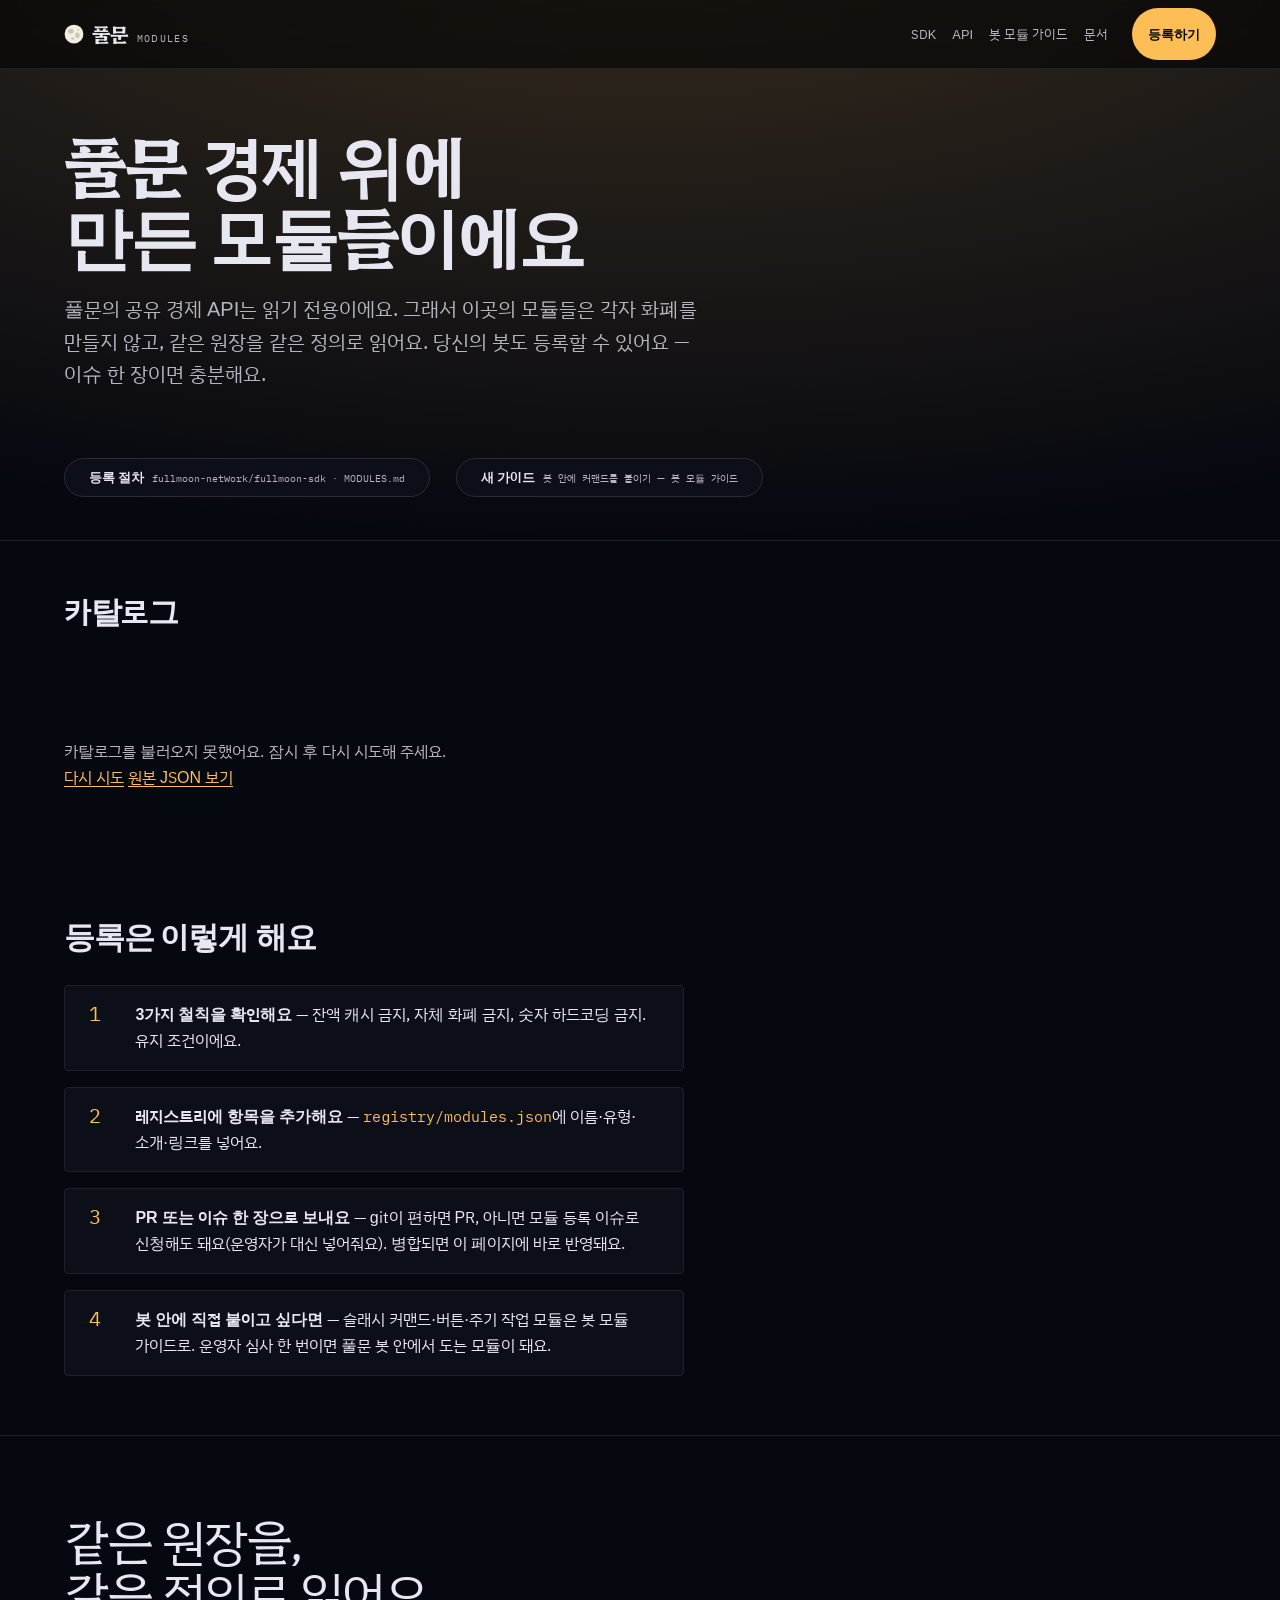
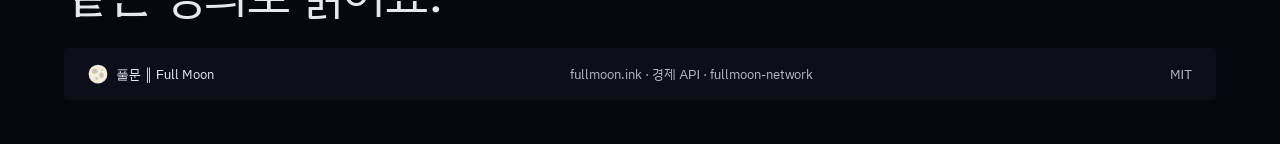
<file: index.html>
<!doctype html>
<html lang="ko">
<head>
<meta charset="utf-8">
<meta name="viewport" content="width=device-width, initial-scale=1, viewport-fit=cover">
<title>풀문 모듈 ║ Full Moon Modules — 풀문 경제 위에 만든 모듈들</title>
<meta name="description" content="풀문(Fullmoon) 네트워크의 공유 경제 API 위에 만들어진 봇·대시보드·도구들의 공식 카탈로그예요. 자기 화폐를 만들지 않고 같은 원장을 함께 읽는 모듈들을 등록하고 찾아가세요.">
<meta name="color-scheme" content="dark">
<link rel="canonical" href="https://modules.fullmoon.ink/">
<meta property="og:title" content="풀문 모듈 ║ Full Moon Modules — 풀문 경제 위에 만든 모듈들">
<meta property="og:description" content="풀문 공유 경제 API 위에 만들어진 봇·대시보드·도구들의 공식 카탈로그예요. 이슈 한 장으로 등록할 수 있어요.">
<meta property="og:type" content="website">
<meta property="og:url" content="https://modules.fullmoon.ink/">
<meta property="og:image" content="https://fullmoon.ink/assets/img/og-banner.png">
<meta name="theme-color" content="#0d1226">
<link rel="icon" type="image/png" href="assets/img/guild-icon.png">
<link rel="preload" href="assets/fonts/plex-sans-kr-400.woff2" as="font" type="font/woff2" crossorigin>
<link rel="preload" href="assets/fonts/hahmlet-700.woff2" as="font" type="font/woff2" crossorigin>
<link rel="preload" href="assets/fonts/plex-mono-400.woff2" as="font" type="font/woff2" crossorigin>
<link rel="stylesheet" href="assets/css/tokens.css">
<link rel="stylesheet" href="assets/css/fonts.css">
<link rel="stylesheet" href="assets/css/modules.css">
<script src="assets/js/modules.js" defer></script>
</head>
<body>
<a class="skip" href="#main">본문으로 건너뛰기</a>

<header class="nav">
  <nav class="nav__inner" aria-label="주요 메뉴">
    <a class="brand" href="https://fullmoon.ink/">
      <svg class="moon" viewBox="0 0 32 32" aria-hidden="true" focusable="false">
        <circle cx="16" cy="16" r="15" fill="var(--color-moon-face)"/>
        <ellipse cx="11" cy="11.5" rx="4.6" ry="3.9" fill="var(--color-moon-mare)"/>
        <ellipse cx="21.5" cy="18" rx="3.4" ry="4.4" fill="var(--color-moon-mare)"/>
        <ellipse cx="14" cy="23" rx="2.6" ry="2" fill="var(--color-moon-mare)"/>
        <circle cx="23" cy="9.5" r="1.5" fill="var(--color-moon-mare)"/>
      </svg>
      <span class="brand__name">풀문</span>
      <span class="brand__latin">Modules</span>
    </a>
    <div class="nav__links">
      <a class="nav__link" href="https://github.com/fullmoon-network/fullmoon-sdk">SDK</a>
      <a class="nav__link" href="https://github.com/fullmoon-network/fullmoon-economy-api">API</a>
      <a class="nav__link" href="/guide.html">봇 모듈 가이드</a>
      <a class="nav__link" href="https://github.com/fullmoon-network/fullmoon-docs">문서</a>
    </div>
    <div class="nav__end">
      <a class="nav__cta" href="https://github.com/fullmoon-network/fullmoon-sdk/blob/main/MODULES.md">등록하기</a>
    </div>
  </nav>
</header>

<main id="main">
  <section class="hero" aria-labelledby="hero-title">
    <h1 class="hero__display" id="hero-title">풀문 경제 위에<br>만든 모듈들이에요</h1>
    <p class="hero__lede">
      풀문의 공유 경제 API는 읽기 전용이에요. 그래서 이곳의 모듈들은 각자 화폐를
      만들지 않고, 같은 원장을 같은 정의로 읽어요. 당신의 봇도 등록할 수 있어요 —
      이슈 한 장이면 충분해요.
    </p>
    <div class="g-chips">
      <a class="chip" href="https://github.com/fullmoon-network/fullmoon-sdk/blob/main/MODULES.md">
        <span class="chip__label">등록 절차</span>
        <span class="chip__addr">fullmoon-network/fullmoon-sdk · MODULES.md</span>
      </a>
      <a class="chip" href="/guide.html">
        <span class="chip__label">새 가이드</span>
        <span class="chip__addr">봇 안에 커맨드를 붙이기 — 봇 모듈 가이드</span>
      </a>
    </div>
  </section>

  <section class="board" aria-label="모듈 카탈로그">
    <div class="board__head">
      <h2 class="board__title">카탈로그</h2>
      <p class="board__count" id="count" aria-live="polite"></p>
    </div>
    <div class="filters" id="filters" role="group" aria-label="유형 필터"></div>
    <div class="grid" id="grid">
      <noscript><p class="state">이 카탈로그는 JavaScript로 목록을 그려요. 브라우저에서 허용해 주세요. 목록 원본은 <a href="https://github.com/fullmoon-network/fullmoon-sdk/blob/main/registry/modules.json">registry/modules.json</a>에 있어요.</p></noscript>
    </div>
    <div class="state state--hidden" id="error" role="alert">
      <p>카탈로그를 불러오지 못했어요. 잠시 후 다시 시도해 주세요.</p>
      <p><button class="retry" id="retry" type="button">다시 시도</button>
         <a class="retry" href="https://github.com/fullmoon-network/fullmoon-sdk/blob/main/registry/modules.json">원본 JSON 보기</a></p>
    </div>
  </section>

  <section class="howto" aria-labelledby="howto-title">
    <h2 class="howto__title" id="howto-title">등록은 이렇게 해요</h2>
    <ol class="howto__steps">
      <li><span class="step__n"></span><div class="step__body"><strong>3가지 철칙을 확인해요</strong> — 잔액 캐시 금지, 자체 화폐 금지, 숫자 하드코딩 금지. 유지 조건이에요.</div></li>
      <li><span class="step__n"></span><div class="step__body"><strong>레지스트리에 항목을 추가해요</strong> — <code>registry/modules.json</code>에 이름·유형·소개·링크를 넣어요.</div></li>
      <li><span class="step__n"></span><div class="step__body"><strong>PR 또는 이슈 한 장으로 보내요</strong> — git이 편하면 PR, 아니면 <a href="https://github.com/fullmoon-network/fullmoon-sdk/issues/new?template=module-registration.yml">모듈 등록 이슈</a>로 신청해도 돼요(운영자가 대신 넣어줘요). 병합되면 이 페이지에 바로 반영돼요.</div></li>
      <li><span class="step__n"></span><div class="step__body"><strong>봇 안에 직접 붙이고 싶다면</strong> — 슬래시 커맨드·버튼·주기 작업 모듈은 <a href="/guide.html">봇 모듈 가이드</a>로. 운영자 심사 한 번이면 풀문 봇 안에서 도는 모듈이 돼요.</div></li>
    </ol>
  </section>
</main>

<footer class="foot">
  <p class="foot__line">같은 원장을,<br>같은 정의로 읽어요.</p>
  <div class="foot__meta">
    <span class="foot__mark">
      <svg class="moon" viewBox="0 0 32 32" aria-hidden="true" focusable="false">
        <circle cx="16" cy="16" r="15" fill="var(--color-moon-face)"/>
        <ellipse cx="11" cy="11.5" rx="4.6" ry="3.9" fill="var(--color-moon-mare)"/>
        <ellipse cx="21.5" cy="18" rx="3.4" ry="4.4" fill="var(--color-moon-mare)"/>
        <ellipse cx="14" cy="23" rx="2.6" ry="2" fill="var(--color-moon-mare)"/>
        <circle cx="23" cy="9.5" r="1.5" fill="var(--color-moon-mare)"/>
      </svg>
      풀문 ║ Full Moon
    </span>
    <span><a href="https://fullmoon.ink/">fullmoon.ink</a> · <a href="https://api.fullmoon.ink/economy/v1/health">경제 API</a> · <a href="https://github.com/fullmoon-network">fullmoon-network</a></span>
    <span>MIT</span>
  </div>
</footer>
</body>
</html>
</file>
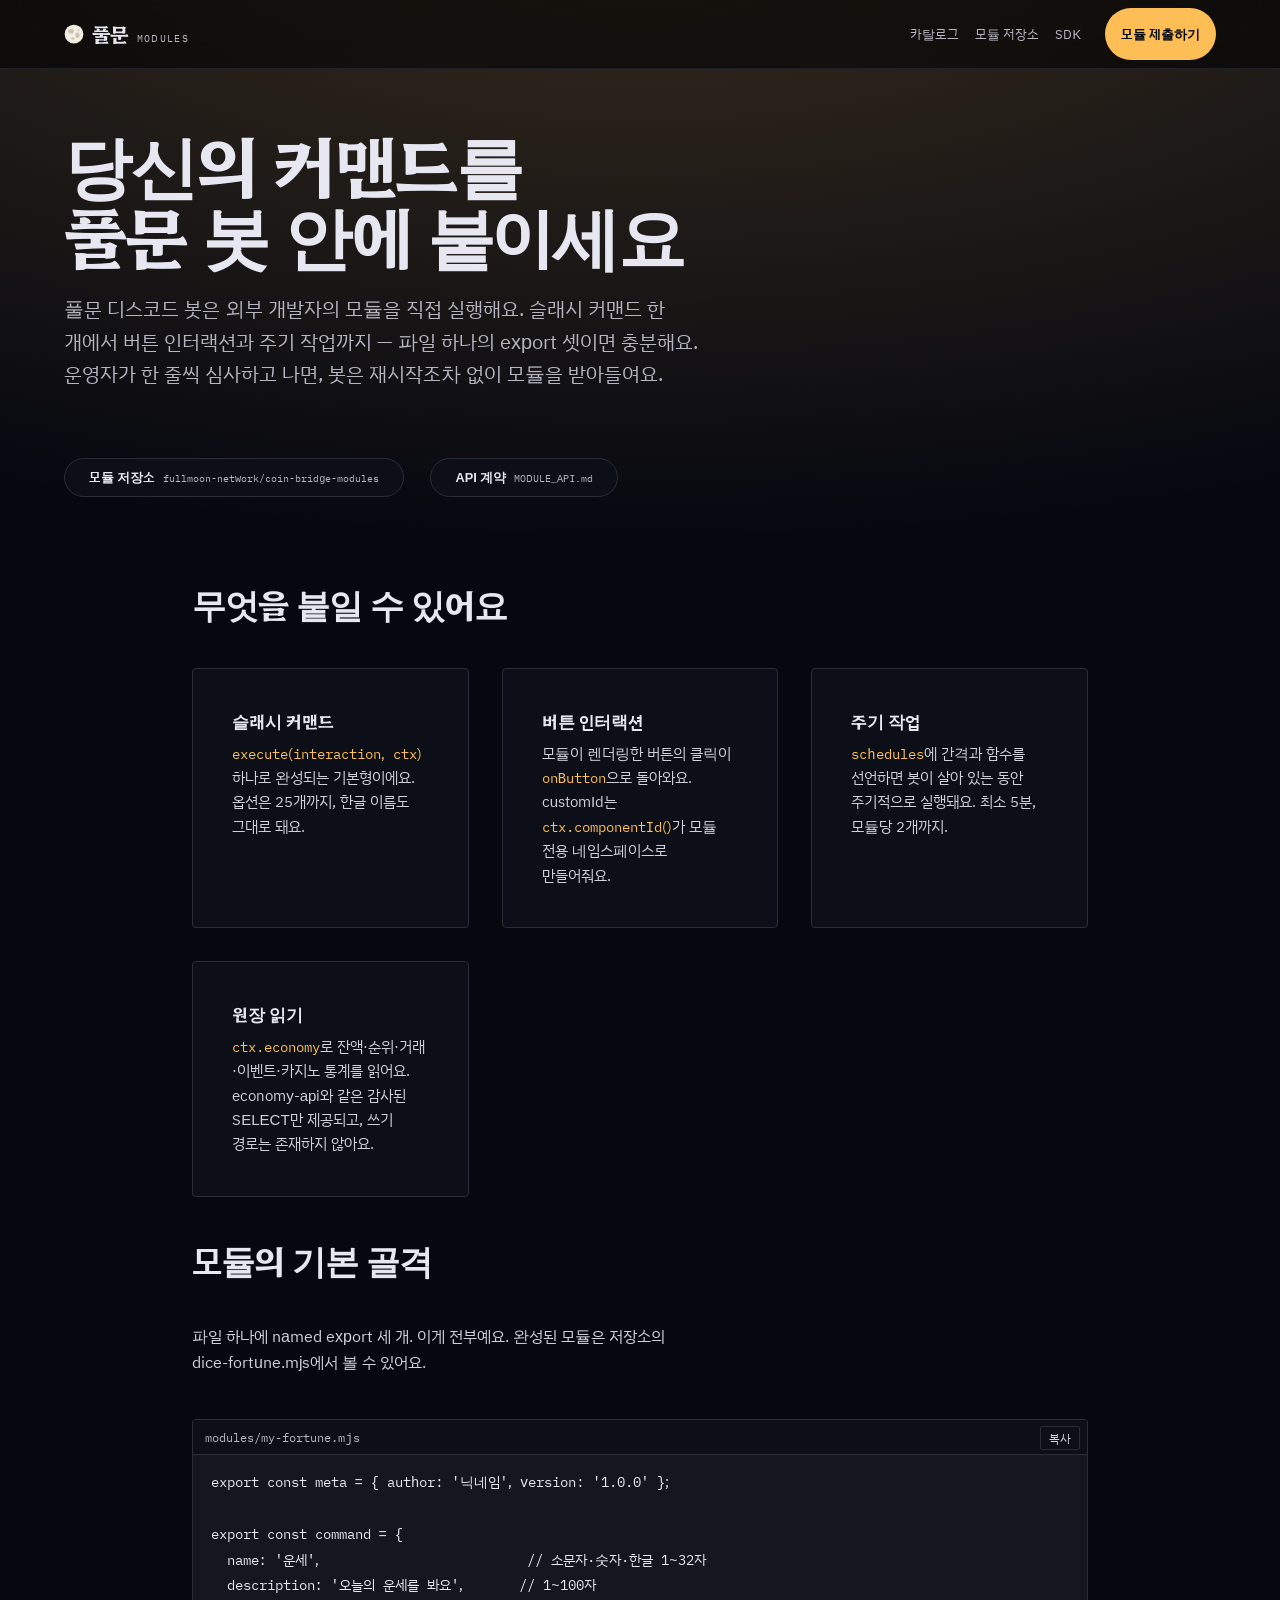
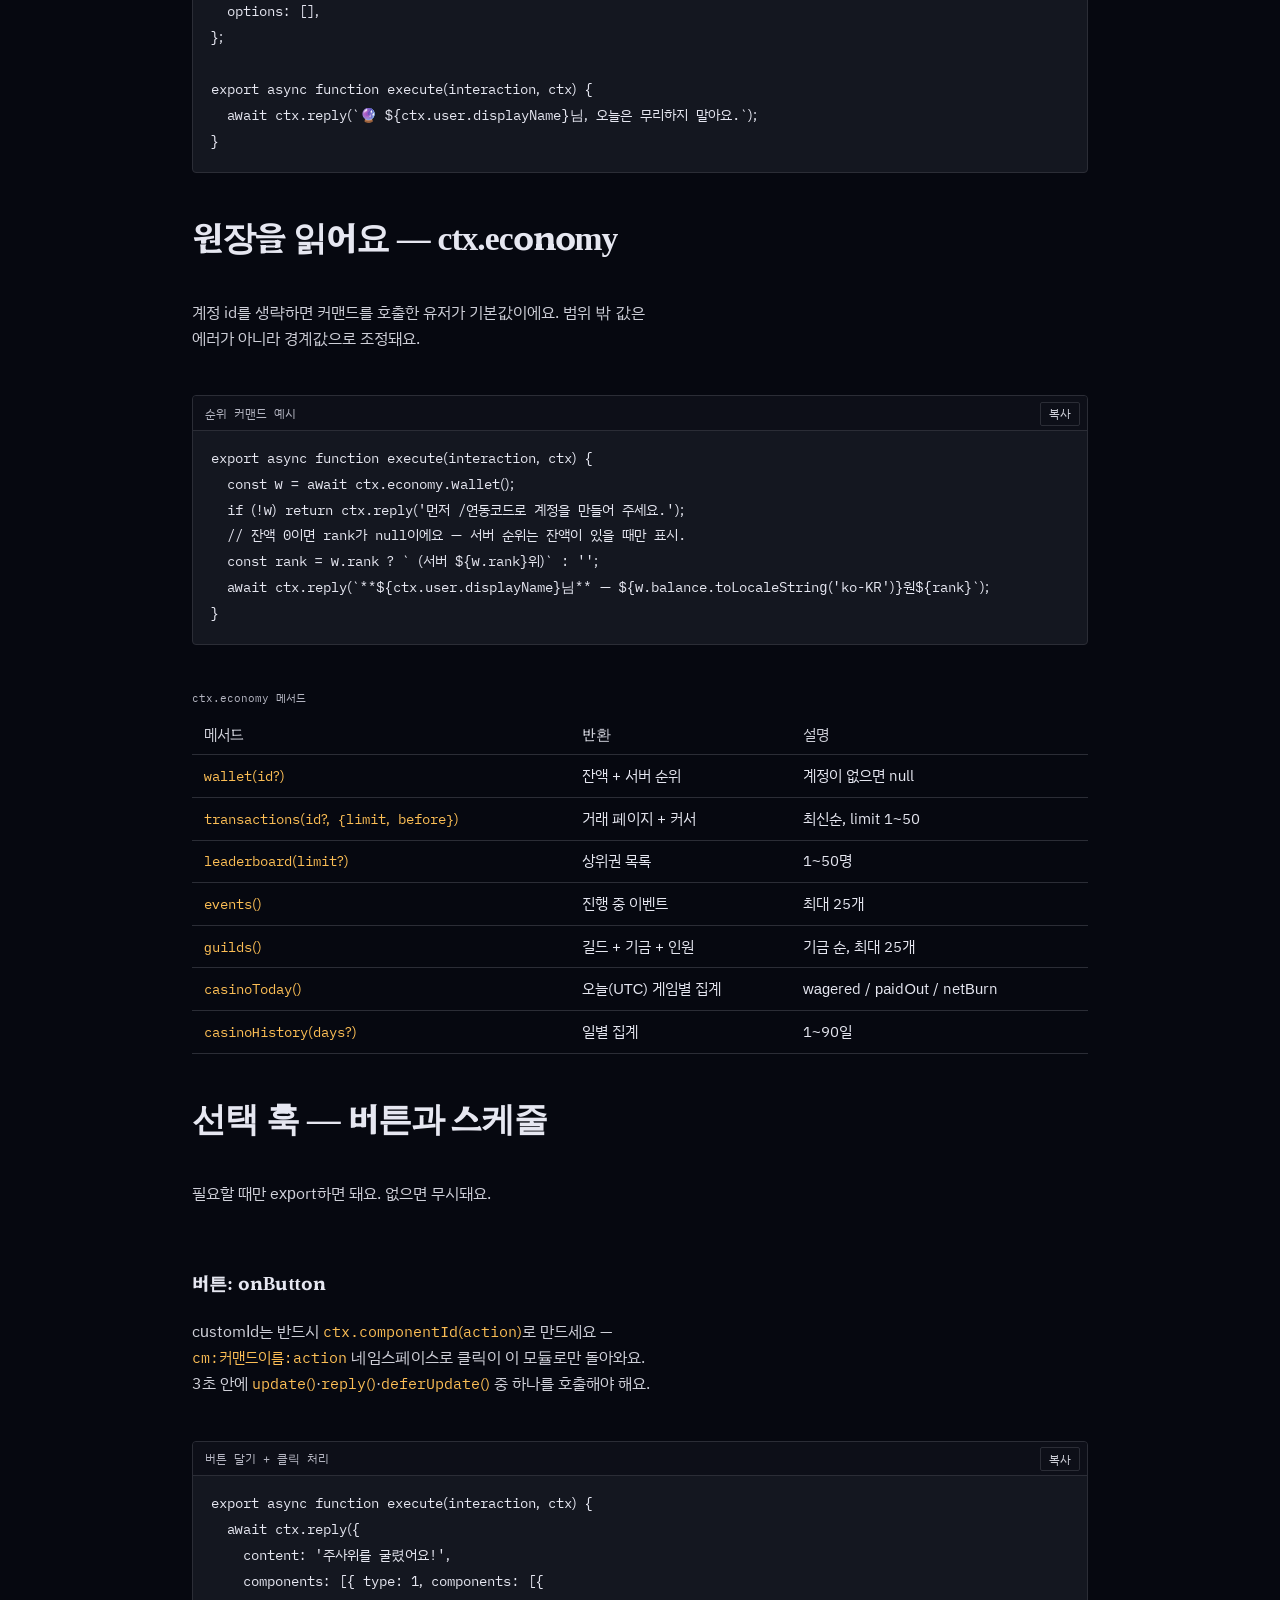
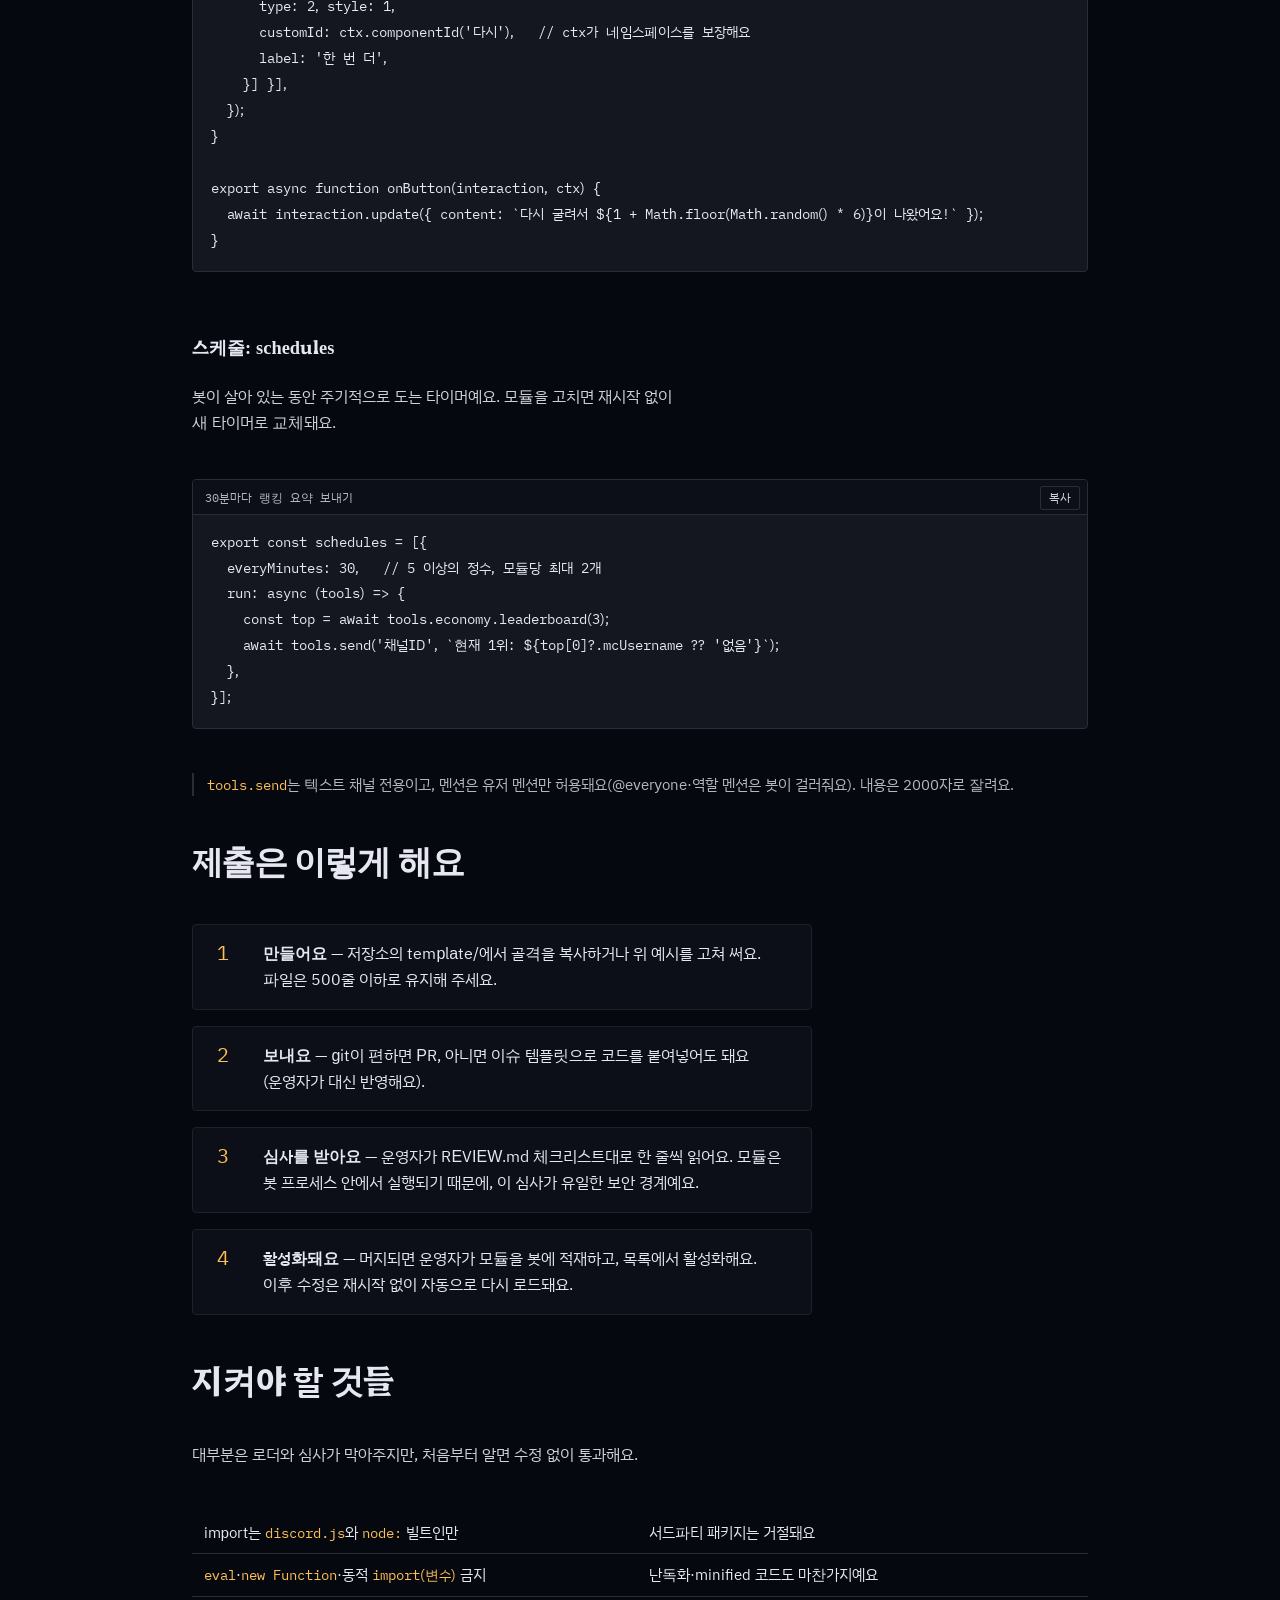
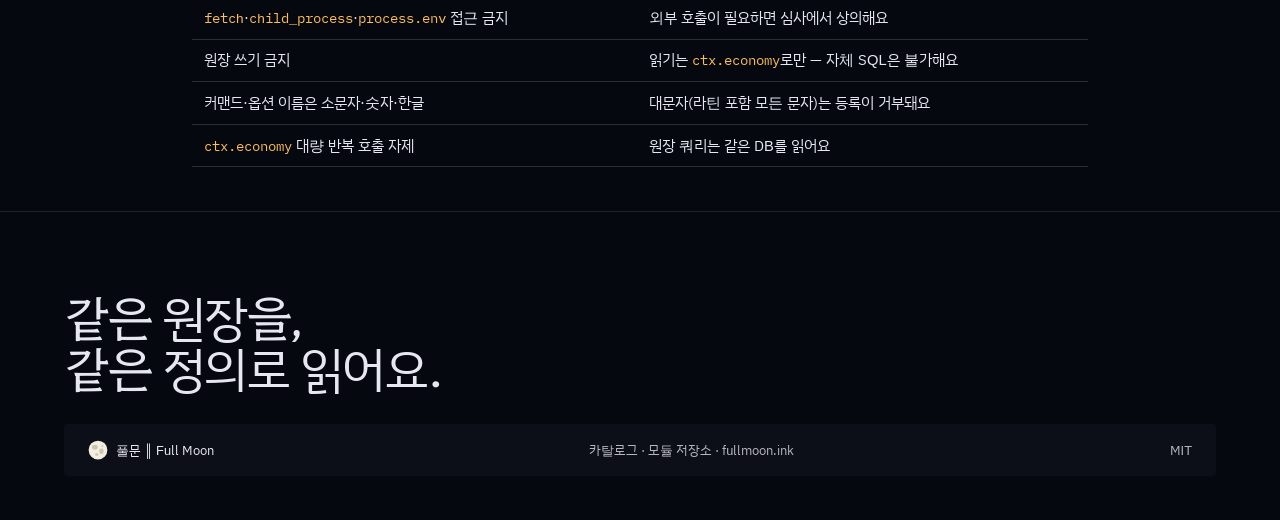
<file: guide.html>
<!doctype html>
<html lang="ko">
<head>
<meta charset="utf-8">
<meta name="viewport" content="width=device-width, initial-scale=1, viewport-fit=cover">
<title>봇 모듈 가이드 ║ Full Moon Modules — 당신의 커맨드를 풀문 봇 안에</title>
<meta name="description" content="풀문 디스코드 봇에 슬래시 커맨드·버튼·주기 작업을 붙이는 공식 가이드예요. 파일 하나, export 셋, 운영자 심사 한 번으로 봇 안에서 도는 모듈이 됩니다.">
<meta name="color-scheme" content="dark">
<link rel="canonical" href="https://modules.fullmoon.ink/guide.html">
<meta property="og:title" content="봇 모듈 가이드 ║ Full Moon Modules">
<meta property="og:description" content="파일 하나, export 셋, 심사 한 번. 풀문 디스코드 봇 안에서 도는 커맨드 모듈을 만들어요.">
<meta property="og:type" content="article">
<meta property="og:url" content="https://modules.fullmoon.ink/guide.html">
<meta property="og:image" content="https://fullmoon.ink/assets/img/og-banner.png">
<meta name="theme-color" content="#0d1226">
<link rel="icon" type="image/png" href="assets/img/guild-icon.png">
<link rel="preload" href="assets/fonts/plex-sans-kr-400.woff2" as="font" type="font/woff2" crossorigin>
<link rel="preload" href="assets/fonts/hahmlet-700.woff2" as="font" type="font/woff2" crossorigin>
<link rel="preload" href="assets/fonts/plex-mono-400.woff2" as="font" type="font/woff2" crossorigin>
<link rel="stylesheet" href="assets/css/tokens.css">
<link rel="stylesheet" href="assets/css/fonts.css">
<link rel="stylesheet" href="assets/css/modules.css">
<link rel="stylesheet" href="assets/css/guide.css">
<script src="assets/js/guide.js" defer></script>
</head>
<body>
<a class="skip" href="#main">본문으로 건너뛰기</a>

<header class="nav">
  <nav class="nav__inner" aria-label="주요 메뉴">
    <a class="brand" href="https://fullmoon.ink/">
      <svg class="moon" viewBox="0 0 32 32" aria-hidden="true" focusable="false">
        <circle cx="16" cy="16" r="15" fill="var(--color-moon-face)"/>
        <ellipse cx="11" cy="11.5" rx="4.6" ry="3.9" fill="var(--color-moon-mare)"/>
        <ellipse cx="21.5" cy="18" rx="3.4" ry="4.4" fill="var(--color-moon-mare)"/>
        <ellipse cx="14" cy="23" rx="2.6" ry="2" fill="var(--color-moon-mare)"/>
        <circle cx="23" cy="9.5" r="1.5" fill="var(--color-moon-mare)"/>
      </svg>
      <span class="brand__name">풀문</span>
      <span class="brand__latin">Modules</span>
    </a>
    <div class="nav__links">
      <a class="nav__link" href="./">카탈로그</a>
      <a class="nav__link" href="https://github.com/fullmoon-network/coin-bridge-modules">모듈 저장소</a>
      <a class="nav__link" href="https://github.com/fullmoon-network/fullmoon-sdk">SDK</a>
    </div>
    <div class="nav__end">
      <a class="nav__cta" href="https://github.com/fullmoon-network/coin-bridge-modules/issues/new/choose">모듈 제출하기</a>
    </div>
  </nav>
</header>

<main id="main">
  <section class="hero" aria-labelledby="hero-title">
    <h1 class="hero__display" id="hero-title">당신의 커맨드를<br>풀문 봇 안에 붙이세요</h1>
    <p class="hero__lede">
      풀문 디스코드 봇은 외부 개발자의 모듈을 직접 실행해요. 슬래시 커맨드 한 개에서
      버튼 인터랙션과 주기 작업까지 — 파일 하나의 export 셋이면 충분해요.
      운영자가 한 줄씩 심사하고 나면, 봇은 재시작조차 없이 모듈을 받아들여요.
    </p>
    <div class="g-chips">
      <a class="chip" href="https://github.com/fullmoon-network/coin-bridge-modules">
        <span class="chip__label">모듈 저장소</span>
        <span class="chip__addr">fullmoon-network/coin-bridge-modules</span>
      </a>
      <a class="chip" href="https://github.com/fullmoon-network/coin-bridge-modules/blob/main/MODULE_API.md">
        <span class="chip__label">API 계약</span>
        <span class="chip__addr">MODULE_API.md</span>
      </a>
    </div>
  </section>

  <section class="g-section" aria-labelledby="can-title">
    <h2 class="g-title" id="can-title">무엇을 붙일 수 있어요</h2>
    <div class="g-cards">
      <article class="g-card">
        <h3>슬래시 커맨드</h3>
        <p><code>execute(interaction, ctx)</code> 하나로 완성되는 기본형이에요. 옵션은
        25개까지, 한글 이름도 그대로 돼요.</p>
      </article>
      <article class="g-card">
        <h3>버튼 인터랙션</h3>
        <p>모듈이 렌더링한 버튼의 클릭이 <code>onButton</code>으로 돌아와요. customId는
        <code>ctx.componentId()</code>가 모듈 전용 네임스페이스로 만들어줘요.</p>
      </article>
      <article class="g-card">
        <h3>주기 작업</h3>
        <p><code>schedules</code>에 간격과 함수를 선언하면 봇이 살아 있는 동안 주기적으로
        실행돼요. 최소 5분, 모듈당 2개까지.</p>
      </article>
      <article class="g-card">
        <h3>원장 읽기</h3>
        <p><code>ctx.economy</code>로 잔액·순위·거래·이벤트·카지노 통계를 읽어요.
        economy-api와 같은 감사된 SELECT만 제공되고, 쓰기 경로는 존재하지 않아요.</p>
      </article>
    </div>
  </section>

  <section class="g-section" aria-labelledby="skeleton-title">
    <h2 class="g-title" id="skeleton-title">모듈의 기본 골격</h2>
    <p class="g-lede">파일 하나에 named export 세 개. 이게 전부예요. 완성된 모듈은
    저장소의 <a href="https://github.com/fullmoon-network/coin-bridge-modules/blob/main/modules/dice-fortune.mjs">dice-fortune.mjs</a>에서 볼 수 있어요.</p>
    <figure class="g-code">
      <figcaption>modules/my-fortune.mjs</figcaption>
      <pre><code>export const meta = { author: '닉네임', version: '1.0.0' };

export const command = {
  name: '운세',                          // 소문자·숫자·한글 1~32자
  description: '오늘의 운세를 봐요',       // 1~100자
  options: [],
};

export async function execute(interaction, ctx) {
  await ctx.reply(`🔮 ${ctx.user.displayName}님, 오늘은 무리하지 말아요.`);
}</code></pre>
    </figure>
  </section>

  <section class="g-section" aria-labelledby="econ-title">
    <h2 class="g-title" id="econ-title">원장을 읽어요 — ctx.economy</h2>
    <p class="g-lede">계정 id를 생략하면 커맨드를 호출한 유저가 기본값이에요.
    범위 밖 값은 에러가 아니라 경계값으로 조정돼요.</p>
    <figure class="g-code">
      <figcaption>순위 커맨드 예시</figcaption>
      <pre><code>export async function execute(interaction, ctx) {
  const w = await ctx.economy.wallet();
  if (!w) return ctx.reply('먼저 /연동코드로 계정을 만들어 주세요.');
  // 잔액 0이면 rank가 null이에요 — 서버 순위는 잔액이 있을 때만 표시.
  const rank = w.rank ? ` (서버 ${w.rank}위)` : '';
  await ctx.reply(`**${ctx.user.displayName}님** — ${w.balance.toLocaleString('ko-KR')}원${rank}`);
}</code></pre>
    </figure>
    <div class="g-tablewrap">
      <table class="g-table">
        <caption>ctx.economy 메서드</caption>
        <thead><tr><th scope="col">메서드</th><th scope="col">반환</th><th scope="col">설명</th></tr></thead>
        <tbody>
          <tr><td><code>wallet(id?)</code></td><td>잔액 + 서버 순위</td><td>계정이 없으면 null</td></tr>
          <tr><td><code>transactions(id?, {limit, before})</code></td><td>거래 페이지 + 커서</td><td>최신순, limit 1~50</td></tr>
          <tr><td><code>leaderboard(limit?)</code></td><td>상위권 목록</td><td>1~50명</td></tr>
          <tr><td><code>events()</code></td><td>진행 중 이벤트</td><td>최대 25개</td></tr>
          <tr><td><code>guilds()</code></td><td>길드 + 기금 + 인원</td><td>기금 순, 최대 25개</td></tr>
          <tr><td><code>casinoToday()</code></td><td>오늘(UTC) 게임별 집계</td><td>wagered / paidOut / netBurn</td></tr>
          <tr><td><code>casinoHistory(days?)</code></td><td>일별 집계</td><td>1~90일</td></tr>
        </tbody>
      </table>
    </div>
  </section>

  <section class="g-section" aria-labelledby="hooks-title">
    <h2 class="g-title" id="hooks-title">선택 훅 — 버튼과 스케줄</h2>
    <p class="g-lede">필요할 때만 export하면 돼요. 없으면 무시돼요.</p>

    <h3 class="g-sub">버튼: onButton</h3>
    <p class="g-lede">customId는 반드시 <code>ctx.componentId(action)</code>로 만드세요 —
    <code>cm:커맨드이름:action</code> 네임스페이스로 클릭이 이 모듈로만 돌아와요.
    3초 안에 <code>update()</code>·<code>reply()</code>·<code>deferUpdate()</code> 중 하나를
    호출해야 해요.</p>
    <figure class="g-code">
      <figcaption>버튼 달기 + 클릭 처리</figcaption>
      <pre><code>export async function execute(interaction, ctx) {
  await ctx.reply({
    content: '주사위를 굴렸어요!',
    components: [{ type: 1, components: [{
      type: 2, style: 1,
      customId: ctx.componentId('다시'),   // ctx가 네임스페이스를 보장해요
      label: '한 번 더',
    }] }],
  });
}

export async function onButton(interaction, ctx) {
  await interaction.update({ content: `다시 굴려서 ${1 + Math.floor(Math.random() * 6)}이 나왔어요!` });
}</code></pre>
    </figure>

    <h3 class="g-sub">스케줄: schedules</h3>
    <p class="g-lede">봇이 살아 있는 동안 주기적으로 도는 타이머예요. 모듈을 고치면
    재시작 없이 새 타이머로 교체돼요.</p>
    <figure class="g-code">
      <figcaption>30분마다 랭킹 요약 보내기</figcaption>
      <pre><code>export const schedules = [{
  everyMinutes: 30,   // 5 이상의 정수, 모듈당 최대 2개
  run: async (tools) =&gt; {
    const top = await tools.economy.leaderboard(3);
    await tools.send('채널ID', `현재 1위: ${top[0]?.mcUsername ?? '없음'}`);
  },
}];</code></pre>
    </figure>
    <p class="g-note"><code>tools.send</code>는 텍스트 채널 전용이고, 멘션은 유저 멘션만
    허용돼요(@everyone·역할 멘션은 봇이 걸러줘요). 내용은 2000자로 잘려요.</p>
  </section>

  <section class="g-section" aria-labelledby="ship-title">
    <h2 class="g-title" id="ship-title">제출은 이렇게 해요</h2>
    <ol class="howto__steps">
      <li><span class="step__n"></span><div class="step__body"><strong>만들어요</strong> —
        저장소의 <a href="https://github.com/fullmoon-network/coin-bridge-modules/tree/main/template">template/</a>에서
        골격을 복사하거나 위 예시를 고쳐 써요. 파일은 500줄 이하로 유지해 주세요.</div></li>
      <li><span class="step__n"></span><div class="step__body"><strong>보내요</strong> — git이 편하면
        <a href="https://github.com/fullmoon-network/coin-bridge-modules/pulls">PR</a>,
        아니면 <a href="https://github.com/fullmoon-network/coin-bridge-modules/issues/new/choose">이슈 템플릿</a>으로
        코드를 붙여넣어도 돼요(운영자가 대신 반영해요).</div></li>
      <li><span class="step__n"></span><div class="step__body"><strong>심사를 받아요</strong> —
        운영자가 <a href="https://github.com/fullmoon-network/coin-bridge-modules/blob/main/REVIEW.md">REVIEW.md
        체크리스트</a>대로 한 줄씩 읽어요. 모듈은 봇 프로세스 안에서 실행되기 때문에, 이
        심사가 유일한 보안 경계예요.</div></li>
      <li><span class="step__n"></span><div class="step__body"><strong>활성화돼요</strong> —
        머지되면 운영자가 모듈을 봇에 적재하고, 목록에서 활성화해요. 이후 수정은
        재시작 없이 자동으로 다시 로드돼요.</div></li>
    </ol>
  </section>

  <section class="g-section" aria-labelledby="rules-title">
    <h2 class="g-title" id="rules-title">지켜야 할 것들</h2>
    <p class="g-lede">대부분은 로더와 심사가 막아주지만, 처음부터 알면 수정 없이 통과해요.</p>
    <div class="g-tablewrap">
      <table class="g-table">
        <thead class="sr-only">
          <tr><th scope="col">규칙</th><th scope="col">설명</th></tr>
        </thead>
        <tbody>
          <tr><td>import는 <code>discord.js</code>와 <code>node:</code> 빌트인만</td><td>서드파티 패키지는 거절돼요</td></tr>
          <tr><td><code>eval</code>·<code>new Function</code>·동적 <code>import(변수)</code> 금지</td><td>난독화·minified 코드도 마찬가지예요</td></tr>
          <tr><td><code>fetch</code>·<code>child_process</code>·<code>process.env</code> 접근 금지</td><td>외부 호출이 필요하면 심사에서 상의해요</td></tr>
          <tr><td>원장 쓰기 금지</td><td>읽기는 <code>ctx.economy</code>로만 — 자체 SQL은 불가해요</td></tr>
          <tr><td>커맨드·옵션 이름은 소문자·숫자·한글</td><td>대문자(라틴 포함 모든 문자)는 등록이 거부돼요</td></tr>
          <tr><td><code>ctx.economy</code> 대량 반복 호출 자제</td><td>원장 쿼리는 같은 DB를 읽어요</td></tr>
        </tbody>
      </table>
    </div>
  </section>
</main>

<footer class="foot">
  <p class="foot__line">같은 원장을,<br>같은 정의로 읽어요.</p>
  <div class="foot__meta">
    <span class="foot__mark">
      <svg class="moon" viewBox="0 0 32 32" aria-hidden="true" focusable="false">
        <circle cx="16" cy="16" r="15" fill="var(--color-moon-face)"/>
        <ellipse cx="11" cy="11.5" rx="4.6" ry="3.9" fill="var(--color-moon-mare)"/>
        <ellipse cx="21.5" cy="18" rx="3.4" ry="4.4" fill="var(--color-moon-mare)"/>
        <ellipse cx="14" cy="23" rx="2.6" ry="2" fill="var(--color-moon-mare)"/>
        <circle cx="23" cy="9.5" r="1.5" fill="var(--color-moon-mare)"/>
      </svg>
      풀문 ║ Full Moon
    </span>
    <span><a href="./">카탈로그</a> · <a href="https://github.com/fullmoon-network/coin-bridge-modules">모듈 저장소</a> · <a href="https://fullmoon.ink/">fullmoon.ink</a></span>
    <span>MIT</span>
  </div>
</footer>
</body>
</html>
</file>
<file: assets/css/tokens.css>
/* Hallmark · locked tokens · theme: custom "Moonwake" (tuned depth)
 * Palette derived from measured brand assets, not invented:
 *   guild icon ground  #0F1525 -> oklch(19.9% 0.034 268)
 *   MOTD gradient      #B5B4E2 -> oklch(78.6% 0.065 286)
 *                      #826BC2 -> oklch(58.8% 0.131 294)
 *                      #3D4468 -> oklch(39.7% 0.062 275)
 * Anchor hue 274. Accent taken from the brand's own central object (full moon)
 * rather than the violet gradient: high-chroma violet on dark canvas is the
 * purple-hero tell. Warm accent on a cool canvas.
 * Verified: gate 22 (min chroma 0.012), gate 23, gates 40-41 (APCA + WCAG).
 */
:root {
  color-scheme: dark;

  /* ---- colour ------------------------------------------------------- */
  --color-paper:       oklch(13.5% 0.019 274);
  --color-paper-2:     oklch(17.0% 0.020 274);
  --color-paper-3:     oklch(20.5% 0.020 274);
  --color-ink:         oklch(93.0% 0.013 283);
  --color-ink-2:       oklch(86.0% 0.012 283);
  --color-muted:       oklch(78.0% 0.016 281);   /* Lc 63.4 on paper */
  --color-neutral:     oklch(68.0% 0.014 281);   /* Lc 46.5 - non-body only */
  --color-rule:        oklch(30.0% 0.016 274);
  --color-rule-2:      oklch(25.0% 0.014 274);
  --color-accent:      oklch(84.0% 0.140  78);
  --color-accent-ink:  oklch(13.5% 0.019 274);
  --color-focus:       oklch(86.0% 0.130  82);

  --color-bloom:       oklch(84% 0.140 78 / 0.20);
  --color-bloom-out:   oklch(13.5% 0.019 274 / 0);
  --color-cast:        oklch(6% 0.020 274 / 0.55);
  --color-scrim:       oklch(4% 0.018 274 / 0.78);
  --color-moon-face:   oklch(95% 0.020 90);
  --color-moon-mare:   oklch(82% 0.026 88);
  --color-selection:   oklch(84% 0.140 78 / 0.28);

  /* The ground the card specimens are composited onto. This is not a Moonwake
   * value: it is the top stop of the cards' own sky, read out of the bot's
   * drawScene. The specimens keep their transparent rounded corners and the
   * clip's H.264 fallback cannot carry alpha at all, so both sit on this and
   * tools/render-cards.mjs refuses to build if the two ever disagree. */
  --color-specimen:    #0a0e21;

  /* ---- type --------------------------------------------------------- */
  --font-display: "Hahmlet", "IBM Plex Sans KR", ui-serif, serif;
  --font-body:    "IBM Plex Sans KR", ui-sans-serif, sans-serif;
  --font-mono:    "IBM Plex Mono", "IBM Plex Sans KR", ui-monospace, monospace;

  /* ratio 1.25 from 16px */
  --text-xs:      0.64rem;
  --text-sm:      0.8rem;
  --text-base:    1rem;
  --text-md:      1.25rem;
  --text-lg:      1.5625rem;
  --text-xl:      1.9531rem;
  --text-2xl:     2.4414rem;
  --text-3xl:     3.0518rem;
  --text-display:   clamp(2.1875rem, 4.4vw + 1rem, 4.25rem);
  --text-display-s: clamp(2rem, 3vw + 1rem, 3.0518rem);

  --leading-display: 1.04;
  --leading-tight:   1.2;
  --leading-body:    1.62;
  --track-display: -0.03em;
  --track-label:    0.13em;

  /* ---- space (4pt, 9 steps) ------------------------------------------ */
  --space-3xs: 0.25rem;
  --space-2xs: 0.5rem;
  --space-xs:  0.75rem;
  --space-sm:  1rem;
  --space-md:  1.5rem;
  --space-lg:  2rem;
  --space-xl:  3rem;
  --space-2xl: 4.5rem;
  --space-3xl: 7rem;

  /* ---- section rhythm ------------------------------------------------ */
  /* The air between two sections, as distinct from the scale above, which is
     what objects are built out of. Fluid because a phone screen is a third the
     width of a desktop one and the same height: the fixed 4.5rem that costs a
     1440px reader nothing costs a 390px reader a twelfth of every screen, and
     the index spent 736px — a quarter of the document — on five such gaps.
     Floors are set at the phone, ceilings at the old fixed values (the footer's
     7rem is the exception: nothing on the site needs 112px of approach).
     Monotonic at every width, so the four never cross. */
  --rhythm-tight: clamp(1.25rem, 2.4vw, 2rem);     /* 20 -> 32  (was space-lg)  */
  --rhythm:       clamp(1.5rem,  3.4vw, 3rem);     /* 24 -> 48  (was space-xl)  */
  --rhythm-open:  clamp(2rem,    4.6vw, 4.5rem);   /* 32 -> 72  (was space-2xl) */
  --rhythm-close: clamp(2.5rem,  6vw,   6rem);     /* 40 -> 96  (was space-3xl) */

  --page-gutter: clamp(1.25rem, 5vw, 4.5rem);
  /* Prose measure. Gate 25 wants 45-75ch; Korean syllable blocks advance
     ~1.3ch each, so the low end of that band is ~38 blocks per line —
     which is also where a Korean column reads best. Both hold at 48ch. */
  --measure: 62ch;
  --measure-narrow: 48ch;
  --measure-say: 54ch;
  --shell: 84rem;

  /* ---- line, radius, elevation --------------------------------------- */
  --rule-hair: 1px;
  --radius-sm:  2px;
  --radius-md:  4px;
  --radius-pill: 999px;
  --shadow-lift: 0 18px 44px -32px var(--color-cast);

  /* ---- z (named, six levels) ---------------------------------------- */
  --z-base:    0;
  --z-raised:  10;
  --z-sticky:  100;
  --z-nav:     300;
  --z-overlay: 700;
  --z-top:     900;

  /* ---- motion ------------------------------------------------------- */
  --ease-out:    cubic-bezier(0.16, 1, 0.3, 1);
  --ease-in:     cubic-bezier(0.7, 0, 0.84, 0);
  --ease-in-out: cubic-bezier(0.65, 0, 0.35, 1);
  --dur-micro: 120ms;
  --dur-short: 220ms;
  --dur-long:  420ms;
}
</file>
<file: assets/css/fonts.css>
/* Generated by tools/fetch_fonts.py — do not hand-edit.
 * One static woff2 per weight the page actually computes to, subset to
 * the glyphs it actually renders. Korean glyphs that IBM Plex Mono does
 * not carry fall through to IBM Plex Sans KR, its superfamily sibling.
 */

@font-face {
  font-family: "Hahmlet";
  font-style: normal;
  font-weight: 400;
  font-display: swap;
  src: url("../fonts/hahmlet-400.woff2") format("woff2");
}

@font-face {
  font-family: "Hahmlet";
  font-style: normal;
  font-weight: 700;
  font-display: swap;
  src: url("../fonts/hahmlet-700.woff2") format("woff2");
}

@font-face {
  font-family: "IBM Plex Mono";
  font-style: normal;
  font-weight: 400;
  font-display: swap;
  src: url("../fonts/plex-mono-400.woff2") format("woff2");
}

@font-face {
  font-family: "IBM Plex Sans KR";
  font-style: normal;
  font-weight: 400;
  font-display: swap;
  src: url("../fonts/plex-sans-kr-400.woff2") format("woff2");
}

@font-face {
  font-family: "IBM Plex Sans KR";
  font-style: normal;
  font-weight: 600;
  font-display: swap;
  src: url("../fonts/plex-sans-kr-600.woff2") format("woff2");
}
</file>
<file: assets/css/modules.css>
/* modules.fullmoon.ink — the fullmoon-network community module catalog.
 *
 * Design language: the dalbit-web "Moonwake" system (assets/css/tokens.css is
 * the locked token sheet, copied verbatim). This file only composes the
 * tokens: dark paper, hairline rules, Hahmlet display, mono machine text,
 * one warm accent on a cool canvas. No new colours.
 */

/* ---- base ----------------------------------------------------------- */

body {
  margin: 0;
  background-color: var(--color-paper);
  background-image: radial-gradient(120% 70% at 50% -10%,
      var(--color-bloom), var(--color-bloom-out));
  background-repeat: no-repeat;
  background-attachment: fixed;
  color: var(--color-ink);
  font-family: var(--font-body);
  font-size: var(--text-base);
  font-weight: 400;
  line-height: var(--leading-body);
  font-variant-numeric: oldstyle-nums;
  word-break: keep-all;
  overflow-wrap: break-word;
  padding-inline: max(0px, env(safe-area-inset-left));
  padding-bottom: env(safe-area-inset-bottom);
}

::selection { background: var(--color-selection); color: var(--color-ink); }

h1, h2 {
  font-family: var(--font-display);
  font-weight: 700;
  letter-spacing: var(--track-display);
  overflow-wrap: anywhere;
  min-width: 0;
  margin: 0;
}

p { margin: 0; text-wrap: pretty; }
ol { margin: 0; padding: 0; list-style: none; }
a { color: inherit; text-decoration: none; }

code, .mono {
  font-family: var(--font-mono);
  font-size: 0.92em;
  color: var(--color-accent);
  font-variant-numeric: tabular-nums;
  white-space: nowrap;
}

.skip {
  position: fixed;
  inset-inline-start: var(--space-md);
  inset-block-start: calc(-1 * var(--space-3xl));
  z-index: var(--z-top);
  padding: var(--space-2xs) var(--space-md);
  background: var(--color-accent);
  color: var(--color-accent-ink);
  border-radius: var(--radius-md);
  transition: inset-block-start var(--dur-short) var(--ease-out);
}
.skip:focus-visible { inset-block-start: var(--space-2xs); }

:where(a, button):focus-visible {
  outline: var(--rule-hair) solid var(--color-focus);
  outline-offset: 2px;
}

/* ---- nav ------------------------------------------------------------ */

.nav {
  position: sticky;
  inset-block-start: 0;
  z-index: var(--z-nav);
  background: var(--color-cast);
  backdrop-filter: blur(12px);
  border-block-end: var(--rule-hair) solid var(--color-rule-2);
}

.nav__inner {
  max-width: var(--shell);
  margin-inline: auto;
  padding-inline: var(--page-gutter);
  padding-block: var(--space-2xs);
  display: flex;
  align-items: center;
  gap: var(--space-md);
  min-height: 44px;
}

.brand {
  display: flex;
  align-items: baseline;
  gap: var(--space-2xs);
  margin-inline-end: auto;
}

.moon { width: 1.25rem; height: 1.25rem; align-self: center; flex: none; }

.brand__name {
  font-family: var(--font-display);
  font-weight: 700;
  font-size: var(--text-md);
  letter-spacing: var(--track-display);
}

.brand__latin {
  font-family: var(--font-mono);
  font-size: var(--text-xs);
  color: var(--color-muted);
  letter-spacing: var(--track-label);
  text-transform: uppercase;
}

.nav__links { display: flex; gap: var(--space-sm); flex-wrap: wrap; }

.nav__link {
  font-size: var(--text-sm);
  color: var(--color-muted);
  padding-block: var(--space-3xs);
}
.nav__link:hover, .nav__link:focus-visible { color: var(--color-accent); }

.nav__cta {
  font-size: var(--text-sm);
  font-weight: 600;
  color: var(--color-accent-ink);
  background: var(--color-accent);
  padding: var(--space-3xs) var(--space-sm);
  border-radius: var(--radius-pill);
  min-height: 44px;
  display: inline-flex;
  align-items: center;
  transition: background var(--dur-short) var(--ease-out);
}
.nav__cta:hover, .nav__cta:focus-visible { background: var(--color-focus); }
.nav__cta:active { transform: translateY(1px); }

/* ---- hero ----------------------------------------------------------- */

.hero {
  max-width: var(--shell);
  margin-inline: auto;
  padding-inline: var(--page-gutter);
  padding-block: var(--rhythm-open) var(--rhythm);
  display: grid;
  gap: var(--space-md);
  justify-items: start;
}

.hero__display {
  font-size: var(--text-display);
  line-height: var(--leading-display);
}

.hero__lede {
  max-width: var(--measure-say);
  color: var(--color-muted);
  font-size: var(--text-md);
}

.chip {
  display: inline-flex;
  align-items: baseline;
  gap: var(--space-2xs);
  padding: var(--space-2xs) var(--space-md);
  border: var(--rule-hair) solid var(--color-rule);
  border-radius: var(--radius-pill);
  background: var(--color-paper-2);
  transition: background var(--dur-short) var(--ease-out),
              border-color var(--dur-short) var(--ease-out);
}
.chip__label { font-weight: 600; font-size: var(--text-sm); }
.chip__addr { font-family: var(--font-mono); font-size: var(--text-xs); color: var(--color-muted); }
.chip:hover, .chip:focus-visible { background: var(--color-accent); border-color: var(--color-accent); }
.chip:hover .chip__addr, .chip:hover .chip__label,
.chip:focus-visible .chip__addr, .chip:focus-visible .chip__label {
  color: var(--color-accent-ink);
}

/* ---- board (catalog) ------------------------------------------------ */

.board {
  max-width: var(--shell);
  margin-inline: auto;
  padding-inline: var(--page-gutter);
  padding-block: var(--rhythm);
  display: grid;
  gap: var(--space-md);
  border-block-start: var(--rule-hair) solid var(--color-rule-2);
}

.board__head {
  display: flex;
  align-items: baseline;
  justify-content: space-between;
  gap: var(--space-sm);
  flex-wrap: wrap;
}

.board__title { font-size: var(--text-xl); }

.board__count {
  font-family: var(--font-mono);
  font-size: var(--text-sm);
  color: var(--color-neutral);
  font-variant-numeric: tabular-nums;
}

.filters { display: flex; gap: var(--space-2xs); flex-wrap: wrap; }

.filter {
  font-family: var(--font-body);
  font-size: var(--text-sm);
  color: var(--color-muted);
  background: var(--color-paper-2);
  border: var(--rule-hair) solid var(--color-rule-2);
  border-radius: var(--radius-pill);
  padding: var(--space-3xs) var(--space-sm);
  min-height: 44px;
  cursor: pointer;
  transition: color var(--dur-short) var(--ease-out),
              border-color var(--dur-short) var(--ease-out);
}
.filter:hover, .filter:focus-visible { border-color: var(--color-accent); color: var(--color-ink); }
.filter[aria-pressed='true'] {
  color: var(--color-accent-ink);
  background: var(--color-accent);
  border-color: var(--color-accent);
  font-weight: 600;
}

/* ---- cards ---------------------------------------------------------- */

.grid {
  display: grid;
  grid-template-columns: repeat(auto-fill, minmax(min(100%, 19rem), 1fr));
  gap: var(--space-sm);
}

.card {
  display: grid;
  gap: var(--space-2xs);
  align-content: start;
  padding: var(--space-md);
  background: var(--color-paper-2);
  border: var(--rule-hair) solid var(--color-rule-2);
  border-radius: var(--radius-md);
  transition: border-color var(--dur-short) var(--ease-out),
              box-shadow var(--dur-long) var(--ease-out),
              transform var(--dur-long) var(--ease-out);
}
.card:hover, .card:focus-within {
  border-color: var(--color-rule);
  box-shadow: var(--shadow-lift);
  transform: translateY(-2px);
}

.card__head {
  display: flex;
  align-items: center;
  justify-content: space-between;
  gap: var(--space-2xs);
}

.card__type {
  font-family: var(--font-mono);
  font-size: var(--text-xs);
  letter-spacing: var(--track-label);
  text-transform: uppercase;
  color: var(--color-neutral);
}

.card__verified {
  font-size: var(--text-xs);
  color: var(--color-accent-ink);
  background: var(--color-bloom);
  border-radius: var(--radius-pill);
  padding: 0.15em 0.7em;
  white-space: nowrap;
}

.card__name {
  font-family: var(--font-display);
  font-weight: 700;
  font-size: var(--text-lg);
  line-height: var(--leading-tight);
}

.card__name a:hover, .card__name a:focus-visible { color: var(--color-accent); }

.card__desc { color: var(--color-muted); font-size: var(--text-sm); }

.card__meta {
  display: flex;
  align-items: center;
  justify-content: space-between;
  gap: var(--space-2xs);
  flex-wrap: wrap;
  border-block-start: var(--rule-hair) solid var(--color-rule-2);
  padding-block-start: var(--space-2xs);
  margin-block-start: var(--space-3xs);
  font-family: var(--font-mono);
  font-size: var(--text-xs);
  color: var(--color-neutral);
  font-variant-numeric: tabular-nums;
}

/* ---- states ---------------------------------------------------------- */

.state {
  max-width: var(--measure-narrow);
  color: var(--color-muted);
  padding-block: var(--space-lg);
}
.state--hidden { display: none; }
.state a, .retry {
  color: var(--color-accent);
  font: inherit;
  background: none;
  border: none;
  padding: 0;
  cursor: pointer;
  text-decoration: underline;
  text-underline-offset: 3px;
}

/* ---- howto ----------------------------------------------------------- */

.howto {
  max-width: var(--shell);
  margin-inline: auto;
  padding-inline: var(--page-gutter);
  padding-block: var(--rhythm) var(--rhythm-open);
  display: grid;
  gap: var(--space-md);
}

.howto__title { font-size: var(--text-xl); }

.howto__steps {
  display: grid;
  gap: var(--space-sm);
  max-width: var(--measure);
  counter-reset: step;
}
.howto__steps li {
  display: grid;
  grid-template-columns: 2.4rem 1fr;
  gap: var(--space-2xs);
  padding: var(--space-sm) var(--space-md);
  background: var(--color-paper-2);
  border: var(--rule-hair) solid var(--color-rule-2);
  border-radius: var(--radius-md);
}
/* The number is its own item and the body is a wrapped div — exactly two grid
 * items per row. Bare <strong>+text next to ::before fragmented into three
 * anonymous items, and the tail text landed in the 2.4rem number column,
 * stacking one character per line. Explicit wrappers pin the placement. */
.step__n::before {
  content: counter(step);
  counter-increment: step;
  display: block;
  font-family: var(--font-mono);
  color: var(--color-accent);
  font-size: var(--text-md);
  line-height: 1.2;
}
.step__body { min-width: 0; }

/* ---- foot ------------------------------------------------------------ */

.foot {
  max-width: var(--shell);
  margin-inline: auto;
  padding-inline: var(--page-gutter);
  padding-block: var(--rhythm-close) var(--rhythm);
  display: grid;
  gap: var(--space-lg);
  border-block-start: var(--rule-hair) solid var(--color-rule-2);
}

.foot__line {
  font-family: var(--font-display);
  font-weight: 400;
  font-size: clamp(1.75rem, 5vw, 3.0518rem);
  line-height: 1.06;
  letter-spacing: var(--track-display);
  max-width: 24ch;
  overflow-wrap: anywhere;
  min-width: 0;
}

.foot__meta {
  display: flex;
  align-items: center;
  justify-content: space-between;
  flex-wrap: wrap;
  gap: var(--space-sm);
  line-height: 1;
  padding: var(--space-sm) var(--space-md);
  background: var(--color-paper-2);
  border-radius: var(--radius-md);
  color: var(--color-muted);
  font-size: var(--text-sm);
}
.foot__meta a:hover, .foot__meta a:focus-visible { color: var(--color-accent); }
.foot__mark { display: flex; align-items: center; gap: var(--space-2xs); white-space: nowrap; color: var(--color-ink); }
.foot__mark .moon { width: 1.25rem; height: 1.25rem; flex: none; }

@media (prefers-reduced-motion: reduce) {
  * { transition-duration: 0.01ms !important; }
  .card:hover, .card:focus-within { transform: none; }
}

/* ── 히어로 아래 칩 묶음 (홈·가이드 공용) ──────────────────── */
.g-chips {
  display: flex;
  flex-wrap: wrap;
  gap: calc(var(--rhythm) * 0.6);
  margin-top: var(--rhythm);
}
</file>
<file: assets/css/guide.css>
/* guide.css — 봇 모듈 가이드 페이지 전용 스타일. modules.css의 토큰과 골격
 * 클래스(nav/hero/howto/chip/foot)를 재사용하고, 코드 블록·표·카드만 추가한다.
 * CSP(style-src 'self') 때문에 인라인 스타일은 없다 — 전부 이 파일. */

/* ── 섹션 리듬 ─────────────────────────────────────────────── */
.g-section {
  max-width: var(--measure);
  margin: var(--rhythm) auto 0;
  padding: 0 var(--page-gutter);
}
.g-title {
  font-family: var(--font-display);
  font-size: clamp(1.5rem, 3.4vw, 2.1rem);
  line-height: var(--leading-tight);
  margin: 0 0 var(--rhythm);
}
.g-sub {
  font-family: var(--font-display);
  font-size: 1.15rem;
  margin: calc(var(--rhythm) * 1.4) 0 calc(var(--rhythm) * 0.5);
}
.g-lede {
  color: var(--color-ink-2);
  max-width: var(--measure-narrow);
  margin: 0 0 var(--rhythm);
}
.g-lede + .g-code { margin-top: var(--rhythm); }
.g-note {
  font-size: 0.92em;
  color: var(--color-muted);
  border-left: 2px solid var(--color-rule);
  padding-left: 0.9em;
  margin: var(--rhythm) 0 0;
}

/* ── 히어로 아래 칩 묶음 (modules.css의 .g-chips 공용 규칙과 동일) ── */
.g-chips {
  display: flex;
  flex-wrap: wrap;
  gap: calc(var(--rhythm) * 0.6);
  margin-top: var(--rhythm);
}

/* ── 능력 카드 ─────────────────────────────────────────────── */
.g-cards {
  display: grid;
  grid-template-columns: repeat(auto-fit, minmax(15rem, 1fr));
  gap: calc(var(--rhythm) * 0.75);
}
.g-card {
  border: 1px solid var(--color-rule);
  border-radius: var(--radius-md);
  background: var(--color-paper-2);
  padding: calc(var(--rhythm) * 0.9);
}
.g-card h3 {
  font-family: var(--font-display);
  font-size: 1.05rem;
  margin: 0 0 0.4em;
}
.g-card p {
  margin: 0;
  color: var(--color-ink-2);
  font-size: 0.94em;
  line-height: var(--leading-body);
}

/* ── 코드 블록 ─────────────────────────────────────────────── */
.g-code {
  margin: 0 0 var(--rhythm);
  border: 1px solid var(--color-rule);
  border-radius: var(--radius-md);
  background: var(--color-paper-3);
  overflow: hidden;
}
.g-code figcaption {
  font-family: var(--font-mono);
  font-size: 0.78em;
  color: var(--color-muted);
  padding: 0.55em 1em 0.5em;
  border-bottom: 1px solid var(--color-rule);
  background: var(--color-paper-2);
}
.g-code pre {
  margin: 0;
  padding: 1em 1.1em;
  overflow-x: auto;
}
.g-code code {
  font-family: var(--font-mono);
  font-size: 0.86em;
  line-height: 1.65;
  color: var(--color-ink);
  white-space: pre;
}

/* 복사 버튼: JS가 각 pre 뒤에 붙인다 (CSP상 외부 스크립트만 허용) */
.g-copy {
  position: absolute;
  right: 0.6em;
  top: 0.45em;
  font-family: var(--font-mono);
  font-size: 0.72em;
  color: var(--color-ink-2);
  background: var(--color-paper-2);
  border: 1px solid var(--color-rule);
  border-radius: var(--radius-sm);
  padding: 0.25em 0.7em;
  cursor: pointer;
  transition: border-color var(--dur-short) var(--ease-out), color var(--dur-short) var(--ease-out);
}
.g-copy:hover { border-color: var(--color-accent); color: var(--color-accent); }
.g-copy:focus-visible { outline: 2px solid var(--color-focus); outline-offset: 1px; }
.g-code { position: relative; }

/* ── 표 ────────────────────────────────────────────────────── */
.g-tablewrap { overflow-x: auto; margin: 0 0 var(--rhythm); }
.g-table {
  width: 100%;
  border-collapse: collapse;
  font-size: 0.92em;
}
.g-table caption {
  text-align: left;
  font-family: var(--font-mono);
  font-size: 0.78em;
  color: var(--color-muted);
  padding-bottom: 0.5em;
}
.g-table th, .g-table td {
  text-align: left;
  padding: 0.6em 0.8em;
  border-bottom: 1px solid var(--color-rule);
  vertical-align: top;
}
.g-table th {
  font-family: var(--font-display);
  font-weight: 400;
  color: var(--color-ink-2);
  white-space: nowrap;
}
.g-table td:first-child { white-space: nowrap; }
.g-table code {
  font-family: var(--font-mono);
  font-size: 0.92em;
}

/* ── 스크린리더 전용 (표 헤더 등) ─────────────────────── */
.sr-only {
  position: absolute;
  width: 1px;
  height: 1px;
  padding: 0;
  margin: -1px;
  overflow: hidden;
  clip: rect(0 0 0 0);
  white-space: nowrap;
  border: 0;
}

/* ── 넓은 화면에서 코드가 히어로 옆으로 새지 않게 ──────────── */
@media (min-width: 60em) {
  .g-section { max-width: 56rem; }
}
</file>
